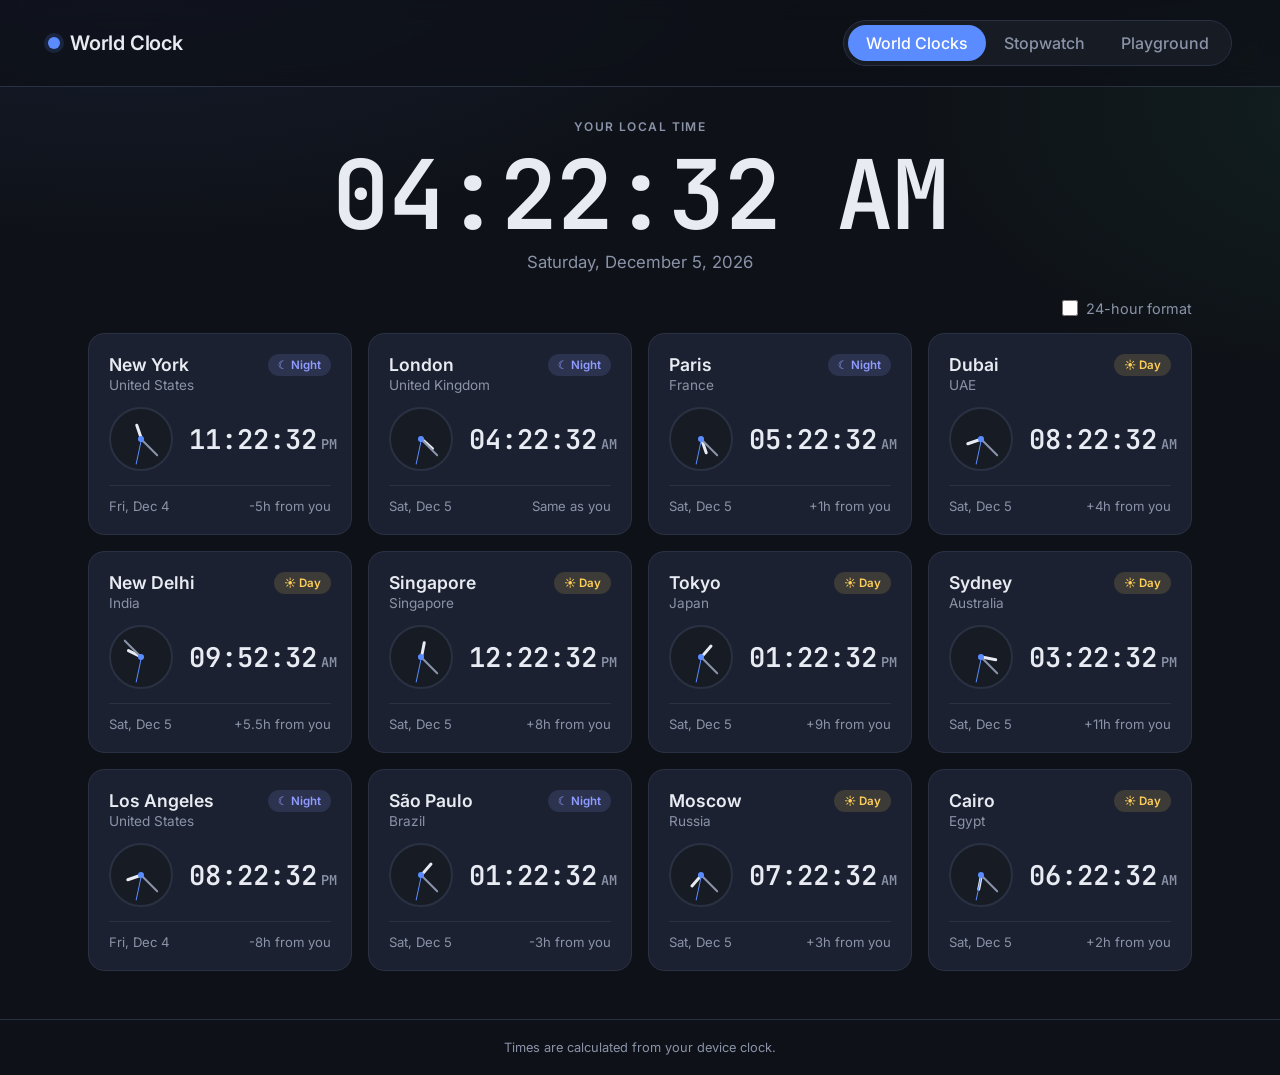
<file: index.html>
<!DOCTYPE html>
<html lang="en">
<head>
  <meta charset="UTF-8" />
  <meta name="viewport" content="width=device-width, initial-scale=1.0" />
  <title>World Clock</title>
  <link rel="preconnect" href="https://fonts.googleapis.com" />
  <link href="https://fonts.googleapis.com/css2?family=Inter:wght@400;500;600&family=JetBrains+Mono:wght@400;600&display=swap" rel="stylesheet" />
  <link rel="stylesheet" href="style.css" />
</head>
<body>
  <header class="site-header">
    <div class="brand">
      <span class="brand-dot"></span>
      <h1>World Clock</h1>
    </div>
    <nav class="tabs" role="tablist">
      <button class="tab active" data-panel="clocks" role="tab">World Clocks</button>
      <button class="tab" data-panel="stopwatch" role="tab">Stopwatch</button>
      <a class="tab" href="playground.html">Playground</a>
    </nav>
  </header>

  <main>
    <!-- ============ WORLD CLOCKS ============ -->
    <section id="clocks" class="panel active">
      <div class="local-hero">
        <p class="label">Your local time</p>
        <p class="hero-time" id="local-time">--:--:--</p>
        <p class="hero-date" id="local-date">—</p>
      </div>

      <div class="toolbar">
        <label class="toggle">
          <input type="checkbox" id="format-toggle" />
          <span>24-hour format</span>
        </label>
      </div>

      <div class="clock-grid" id="clock-grid">
        <!-- Cards are generated by script.js -->
      </div>
    </section>

    <!-- ============ STOPWATCH ============ -->
    <section id="stopwatch" class="panel">
      <div class="stopwatch-card">
        <p class="label">Stopwatch</p>
        <p class="sw-display" id="sw-display">00:00:00<span class="ms">.00</span></p>

        <div class="sw-controls">
          <button class="btn btn-secondary" id="sw-lap" disabled>Lap</button>
          <button class="btn btn-primary" id="sw-start">Start</button>
          <button class="btn btn-secondary" id="sw-reset" disabled>Reset</button>
        </div>

        <div class="laps">
          <div class="laps-head">
            <span>Lap</span>
            <span>Lap time</span>
            <span>Total</span>
          </div>
          <ol class="laps-list" id="laps-list"></ol>
          <p class="laps-empty" id="laps-empty">No laps yet — press <strong>Lap</strong> while running.</p>
        </div>
      </div>
    </section>
  </main>

  <footer class="site-footer">
    Times are calculated from your device clock.
  </footer>

  <script src="script.js"></script>
</body>
</html>
</file>
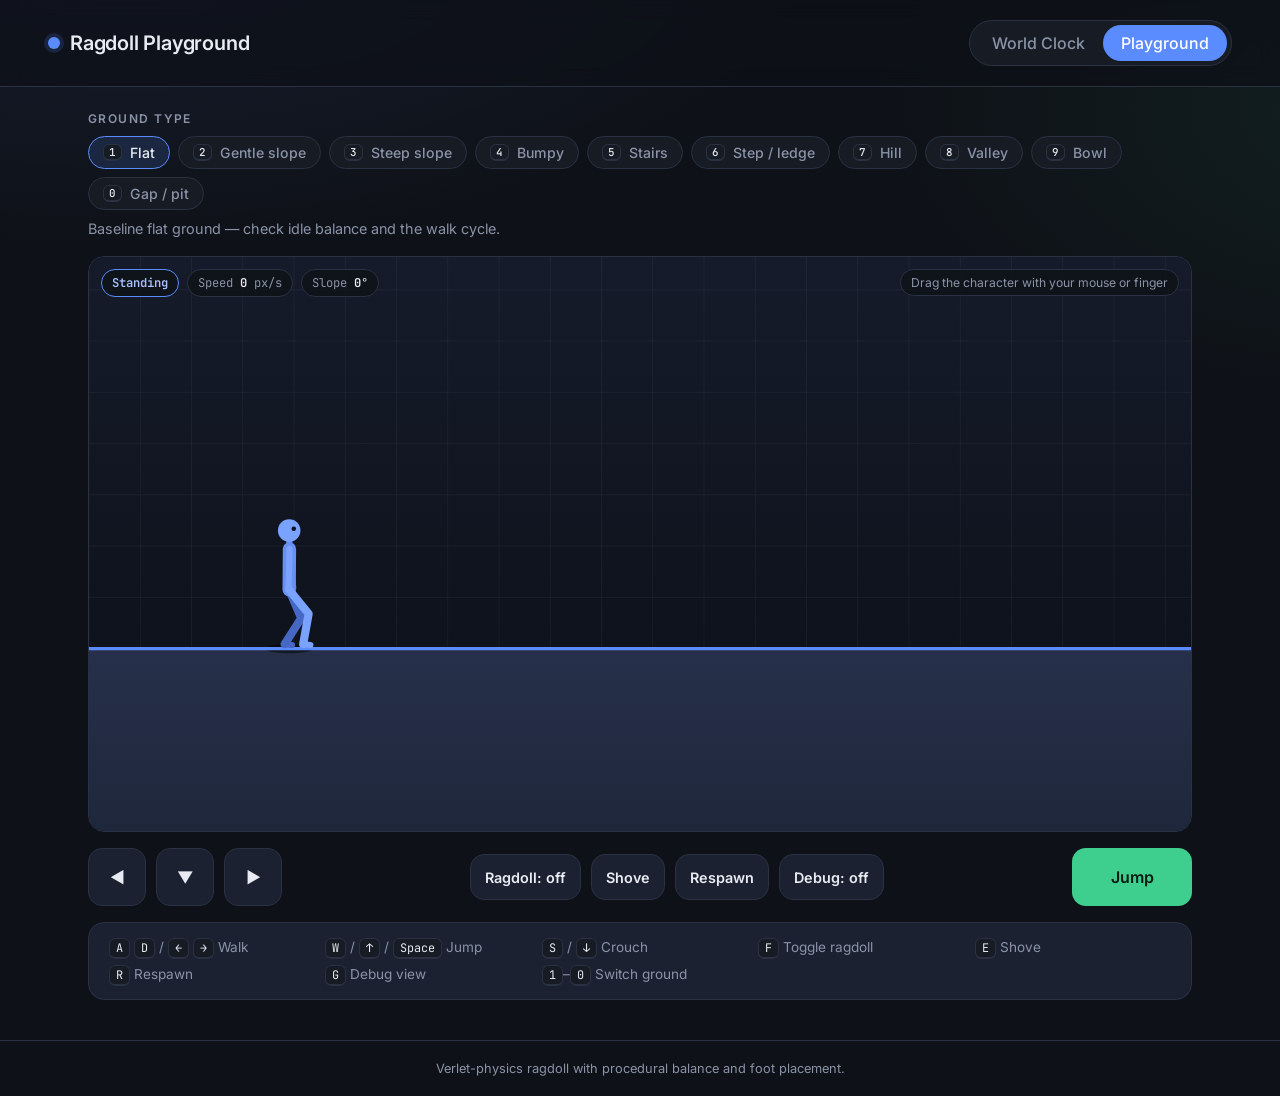
<file: playground.html>
<!DOCTYPE html>
<html lang="en">
<head>
  <meta charset="UTF-8" />
  <meta name="viewport" content="width=device-width, initial-scale=1.0" />
  <title>Ragdoll Playground</title>
  <link rel="preconnect" href="https://fonts.googleapis.com" />
  <link href="https://fonts.googleapis.com/css2?family=Inter:wght@400;500;600&family=JetBrains+Mono:wght@400;600&display=swap" rel="stylesheet" />
  <link rel="stylesheet" href="style.css" />
  <link rel="stylesheet" href="playground.css" />
</head>
<body>
  <header class="site-header">
    <div class="brand">
      <span class="brand-dot"></span>
      <h1>Ragdoll Playground</h1>
    </div>
    <nav class="tabs">
      <a class="tab" href="index.html">World Clock</a>
      <a class="tab active" href="playground.html">Playground</a>
    </nav>
  </header>

  <main class="pg-main">
    <!-- Ground type toggles -->
    <section class="ground-bar">
      <p class="label">Ground type</p>
      <div class="ground-pills" id="ground-pills"><!-- filled by playground.js --></div>
      <p class="ground-desc" id="ground-desc"></p>
    </section>

    <!-- Viewport -->
    <section class="viewport">
      <canvas id="view" aria-label="Ragdoll playground viewport"></canvas>
      <div class="hud">
        <span class="chip" id="hud-state">Standing</span>
        <span>Speed <b id="hud-speed">0</b> px/s</span>
        <span>Slope <b id="hud-slope">0°</b></span>
      </div>
      <div class="drag-tip">Drag the character with your mouse or finger</div>
      <div class="hint" id="hint" hidden>Stuck? Press <kbd>R</kbd> or <b>Respawn</b></div>
    </section>

    <!-- On-screen controller -->
    <section class="controls">
      <div class="pad">
        <button class="ctl" data-hold="left" aria-label="Move left">◀</button>
        <button class="ctl" data-hold="crouch" aria-label="Crouch">▼</button>
        <button class="ctl" data-hold="right" aria-label="Move right">▶</button>
      </div>
      <div class="actions">
        <button class="ctl wide" data-action="ragdoll" id="btn-ragdoll">Ragdoll: off</button>
        <button class="ctl wide" data-action="shove">Shove</button>
        <button class="ctl wide" data-action="reset">Respawn</button>
        <button class="ctl wide" data-action="debug" id="btn-debug">Debug: off</button>
      </div>
      <button class="ctl primary" data-action="jump">Jump</button>
    </section>

    <!-- Keyboard legend -->
    <section class="keys">
      <div><kbd>A</kbd> <kbd>D</kbd> / <kbd>←</kbd> <kbd>→</kbd> Walk</div>
      <div><kbd>W</kbd> / <kbd>↑</kbd> / <kbd>Space</kbd> Jump</div>
      <div><kbd>S</kbd> / <kbd>↓</kbd> Crouch</div>
      <div><kbd>F</kbd> Toggle ragdoll</div>
      <div><kbd>E</kbd> Shove</div>
      <div><kbd>R</kbd> Respawn</div>
      <div><kbd>G</kbd> Debug view</div>
      <div><kbd>1</kbd>–<kbd>0</kbd> Switch ground</div>
    </section>
  </main>

  <footer class="site-footer">
    Verlet-physics ragdoll with procedural balance and foot placement.
  </footer>

  <script src="playground.js"></script>
</body>
</html>
</file>
<file: style.css>
:root {
  --bg: #0e1117;
  --bg-elev: #161b24;
  --card: #1b2130;
  --border: #2a3142;
  --text: #e8ebf2;
  --muted: #8a93a8;
  --accent: #5b8cff;
  --accent-soft: rgba(91, 140, 255, 0.15);
  --good: #3ecf8e;
  --bad: #ff6b6b;
  --day: #ffcf5c;
  --night: #8f9bff;
  --radius: 16px;
  --mono: "JetBrains Mono", ui-monospace, Consolas, monospace;
}

* { box-sizing: border-box; margin: 0; padding: 0; }

body {
  font-family: "Inter", system-ui, -apple-system, Segoe UI, sans-serif;
  background:
    radial-gradient(1200px 600px at 10% -10%, rgba(91, 140, 255, 0.12), transparent 60%),
    radial-gradient(900px 500px at 110% 10%, rgba(62, 207, 142, 0.08), transparent 60%),
    var(--bg);
  color: var(--text);
  min-height: 100vh;
  display: flex;
  flex-direction: column;
}

/* ---------- Header ---------- */
.site-header {
  display: flex;
  align-items: center;
  justify-content: space-between;
  flex-wrap: wrap;
  gap: 16px;
  padding: 20px clamp(16px, 4vw, 48px);
  border-bottom: 1px solid var(--border);
  background: rgba(14, 17, 23, 0.7);
  backdrop-filter: blur(10px);
  position: sticky;
  top: 0;
  z-index: 10;
}

.brand { display: flex; align-items: center; gap: 10px; }
.brand h1 { font-size: 1.25rem; font-weight: 600; letter-spacing: -0.01em; }
.brand-dot {
  width: 12px; height: 12px; border-radius: 50%;
  background: var(--accent);
  box-shadow: 0 0 0 4px var(--accent-soft);
  animation: pulse 2s ease-in-out infinite;
}
@keyframes pulse { 50% { box-shadow: 0 0 0 8px transparent; } }

.tabs {
  display: flex;
  background: var(--bg-elev);
  border: 1px solid var(--border);
  border-radius: 999px;
  padding: 4px;
}
.tab {
  border: 0;
  background: transparent;
  color: var(--muted);
  font: inherit;
  font-weight: 500;
  padding: 8px 18px;
  border-radius: 999px;
  cursor: pointer;
  transition: background 0.2s, color 0.2s;
}
.tab:hover { color: var(--text); }
a.tab { text-decoration: none; display: inline-flex; align-items: center; }
.tab.active { background: var(--accent); color: #fff; }

/* ---------- Layout ---------- */
main {
  flex: 1;
  width: 100%;
  max-width: 1200px;
  margin: 0 auto;
  padding: 32px clamp(16px, 4vw, 48px) 48px;
}

.panel { display: none; animation: fade 0.3s ease; }
.panel.active { display: block; }
@keyframes fade { from { opacity: 0; transform: translateY(6px); } }

.label {
  font-size: 0.75rem;
  text-transform: uppercase;
  letter-spacing: 0.12em;
  color: var(--muted);
  font-weight: 600;
}

/* ---------- Local hero ---------- */
.local-hero { text-align: center; margin-bottom: 28px; }
.hero-time {
  font-family: var(--mono);
  font-size: clamp(3rem, 11vw, 6rem);
  font-weight: 600;
  letter-spacing: -0.02em;
  line-height: 1.1;
  margin: 8px 0 4px;
  font-variant-numeric: tabular-nums;
}
.hero-date { color: var(--muted); font-size: 1.05rem; }

.toolbar { display: flex; justify-content: flex-end; margin-bottom: 16px; }
.toggle {
  display: inline-flex; align-items: center; gap: 8px;
  color: var(--muted); font-size: 0.9rem; cursor: pointer;
}
.toggle input { accent-color: var(--accent); width: 16px; height: 16px; }

/* ---------- Clock cards ---------- */
.clock-grid {
  display: grid;
  grid-template-columns: repeat(auto-fill, minmax(240px, 1fr));
  gap: 16px;
}

.clock-card {
  background: var(--card);
  border: 1px solid var(--border);
  border-radius: var(--radius);
  padding: 20px;
  display: flex;
  flex-direction: column;
  gap: 14px;
  transition: transform 0.2s, border-color 0.2s;
}
.clock-card:hover { transform: translateY(-3px); border-color: var(--accent); }

.card-top { display: flex; justify-content: space-between; align-items: flex-start; gap: 8px; }
.city { font-size: 1.1rem; font-weight: 600; }
.country { color: var(--muted); font-size: 0.85rem; margin-top: 2px; }

.badge {
  font-size: 0.72rem; font-weight: 600;
  padding: 4px 10px; border-radius: 999px;
  white-space: nowrap;
}
.badge.day   { background: rgba(255, 207, 92, 0.15); color: var(--day); }
.badge.night { background: rgba(143, 155, 255, 0.15); color: var(--night); }

.card-body { display: flex; align-items: center; gap: 16px; }

/* Mini analog clock */
.analog {
  position: relative;
  width: 64px; height: 64px;
  flex-shrink: 0;
  border-radius: 50%;
  border: 2px solid var(--border);
  background: var(--bg-elev);
}
.analog::after {
  content: "";
  position: absolute; top: 50%; left: 50%;
  width: 6px; height: 6px; border-radius: 50%;
  background: var(--accent);
  transform: translate(-50%, -50%);
}
.hand {
  position: absolute;
  bottom: 50%; left: 50%;
  transform-origin: bottom center;
  border-radius: 2px;
}
.hand.h { width: 3px; height: 16px; background: var(--text); margin-left: -1.5px; }
.hand.m { width: 2px; height: 24px; background: var(--muted); margin-left: -1px; }
.hand.s { width: 1px; height: 26px; background: var(--accent); margin-left: -0.5px; }

.digital {
  font-family: var(--mono);
  font-size: 1.7rem;
  font-weight: 600;
  font-variant-numeric: tabular-nums;
}
.ampm { font-size: 0.85rem; color: var(--muted); margin-left: 4px; }

.card-foot {
  display: flex; justify-content: space-between;
  color: var(--muted); font-size: 0.82rem;
  border-top: 1px solid var(--border);
  padding-top: 12px;
}

/* ---------- Stopwatch ---------- */
.stopwatch-card {
  max-width: 560px;
  margin: 0 auto;
  background: var(--card);
  border: 1px solid var(--border);
  border-radius: 24px;
  padding: clamp(24px, 5vw, 40px);
  text-align: center;
}

.sw-display {
  font-family: var(--mono);
  font-size: clamp(2.8rem, 12vw, 4.75rem);
  font-weight: 600;
  margin: 12px 0 28px;
  font-variant-numeric: tabular-nums;
  letter-spacing: -0.02em;
}
.sw-display .ms { color: var(--muted); font-size: 0.55em; }
.sw-display.running { color: var(--accent); }

.sw-controls { display: flex; justify-content: center; gap: 12px; flex-wrap: wrap; }

.btn {
  font: inherit; font-weight: 600;
  min-width: 100px;
  padding: 12px 22px;
  border-radius: 999px;
  border: 1px solid transparent;
  cursor: pointer;
  transition: transform 0.1s, background 0.2s, opacity 0.2s;
}
.btn:active:not(:disabled) { transform: scale(0.96); }
.btn:disabled { opacity: 0.4; cursor: not-allowed; }
.btn-primary { background: var(--good); color: #0b1a12; }
.btn-primary.stop { background: var(--bad); color: #fff; }
.btn-secondary { background: var(--bg-elev); color: var(--text); border-color: var(--border); }
.btn-secondary:hover:not(:disabled) { border-color: var(--accent); }

.laps { margin-top: 32px; text-align: left; }
.laps-head, .laps-list li {
  display: grid;
  grid-template-columns: 1fr 1.4fr 1.4fr;
  padding: 10px 12px;
  font-variant-numeric: tabular-nums;
}
.laps-head {
  font-size: 0.75rem; text-transform: uppercase; letter-spacing: 0.1em;
  color: var(--muted); border-bottom: 1px solid var(--border);
}
.laps-list { list-style: none; max-height: 280px; overflow-y: auto; }
.laps-list li { font-family: var(--mono); border-bottom: 1px solid var(--border); }
.laps-list li span:not(:first-child) { text-align: left; }
.laps-list li.fastest { color: var(--good); }
.laps-list li.slowest { color: var(--bad); }
.laps-empty { color: var(--muted); font-size: 0.9rem; padding: 16px 12px; text-align: center; }

/* ---------- Footer ---------- */
.site-footer {
  text-align: center;
  color: var(--muted);
  font-size: 0.8rem;
  padding: 20px;
  border-top: 1px solid var(--border);
}

@media (max-width: 480px) {
  .site-header { justify-content: center; }
  .tab { padding: 8px 14px; }
}
</file>
<file: playground.css>
/* Playground page — builds on the variables and header in style.css */

.pg-main {
  max-width: 1200px;
  width: 100%;
  margin: 0 auto;
  padding: 24px clamp(16px, 4vw, 48px) 40px;
  display: flex;
  flex-direction: column;
  gap: 16px;
}

/* ---------- Ground toggles ---------- */
.ground-pills {
  display: flex;
  flex-wrap: wrap;
  gap: 8px;
  margin-top: 10px;
}
.pill {
  font: inherit;
  font-size: 0.88rem;
  font-weight: 500;
  color: var(--muted);
  background: var(--bg-elev);
  border: 1px solid var(--border);
  border-radius: 999px;
  padding: 7px 14px;
  cursor: pointer;
  display: inline-flex;
  align-items: center;
  gap: 8px;
  transition: border-color 0.2s, color 0.2s, background 0.2s;
}
.pill:hover { color: var(--text); border-color: var(--accent); }
.pill.active {
  background: var(--accent-soft);
  border-color: var(--accent);
  color: var(--text);
}
.pill kbd { font-size: 0.68rem; padding: 0 5px; }
.ground-desc {
  color: var(--muted);
  font-size: 0.9rem;
  margin-top: 10px;
  min-height: 1.4em;
}

/* ---------- Viewport ---------- */
.viewport {
  position: relative;
  width: 100%;
  aspect-ratio: 16 / 9;
  max-height: 64vh;
  border: 1px solid var(--border);
  border-radius: var(--radius);
  overflow: hidden;
  background: #0b0e14;
}
.viewport canvas {
  position: absolute;
  inset: 0;
  width: 100%;
  height: 100%;
  display: block;
  touch-action: none;
  cursor: grab;
}
.viewport canvas.grabbing { cursor: grabbing; }

.hud {
  position: absolute;
  top: 12px;
  left: 12px;
  display: flex;
  flex-wrap: wrap;
  gap: 8px;
  pointer-events: none;
}
.hud span {
  background: rgba(14, 17, 23, 0.78);
  border: 1px solid var(--border);
  padding: 5px 10px;
  border-radius: 999px;
  font-family: var(--mono);
  font-size: 0.76rem;
  color: var(--muted);
}
.hud b { color: var(--text); font-weight: 600; }
.hud .chip { color: var(--text); font-weight: 600; }
.chip.ok    { border-color: var(--accent); color: #a9c1ff; }
.chip.air   { border-color: var(--night); color: var(--night); }
.chip.knock { border-color: var(--day); color: var(--day); }
.chip.limp  { border-color: var(--muted); color: var(--muted); }
.chip.grab  { border-color: var(--good); color: var(--good); }

.drag-tip {
  position: absolute;
  top: 12px;
  right: 12px;
  font-size: 0.76rem;
  color: var(--muted);
  background: rgba(14, 17, 23, 0.78);
  border: 1px solid var(--border);
  padding: 5px 10px;
  border-radius: 999px;
  pointer-events: none;
}
.hint {
  position: absolute;
  bottom: 14px;
  left: 50%;
  transform: translateX(-50%);
  background: rgba(14, 17, 23, 0.85);
  border: 1px solid var(--day);
  color: var(--text);
  padding: 8px 14px;
  border-radius: 999px;
  font-size: 0.85rem;
  pointer-events: none;
  white-space: nowrap;
}
.hint[hidden] { display: none; }

/* ---------- Controller ---------- */
.controls {
  display: grid;
  grid-template-columns: auto 1fr auto;
  align-items: center;
  gap: 16px;
}
.pad, .actions { display: flex; gap: 10px; flex-wrap: wrap; }
.actions { justify-content: center; }

.ctl {
  font: inherit;
  font-weight: 600;
  font-size: 1rem;
  min-width: 58px;
  height: 58px;
  padding: 0 14px;
  border-radius: 14px;
  background: var(--card);
  border: 1px solid var(--border);
  color: var(--text);
  cursor: pointer;
  user-select: none;
  -webkit-user-select: none;
  touch-action: none;
  -webkit-tap-highlight-color: transparent;
  transition: background 0.12s, border-color 0.12s, transform 0.08s;
}
.ctl:hover { border-color: var(--accent); }
.ctl.pressed, .ctl:active { background: var(--accent); border-color: var(--accent); transform: scale(0.97); }
.ctl.wide { font-size: 0.9rem; height: 46px; }
.ctl.on { border-color: var(--accent); color: #a9c1ff; background: var(--accent-soft); }
.ctl.primary {
  background: var(--good);
  color: #0b1a12;
  border-color: transparent;
  min-width: 120px;
}
.ctl.primary:active, .ctl.primary.pressed { background: #2fb57a; }

/* ---------- Key legend ---------- */
.keys {
  display: grid;
  grid-template-columns: repeat(auto-fill, minmax(190px, 1fr));
  gap: 10px 20px;
  color: var(--muted);
  font-size: 0.85rem;
  background: var(--card);
  border: 1px solid var(--border);
  border-radius: var(--radius);
  padding: 16px 20px;
}
kbd {
  font-family: var(--mono);
  font-size: 0.74rem;
  color: var(--text);
  background: var(--bg-elev);
  border: 1px solid var(--border);
  border-bottom-width: 2px;
  border-radius: 6px;
  padding: 1px 6px;
}

@media (max-width: 720px) {
  .viewport { aspect-ratio: 4 / 3; }
  .drag-tip { display: none; }
  .controls { grid-template-columns: 1fr auto; }
  .actions { grid-column: 1 / -1; grid-row: 2; justify-content: flex-start; }
  .pad { flex-wrap: nowrap; gap: 8px; }
  .ctl { height: 60px; min-width: 56px; padding: 0 10px; }
  .ctl.primary { min-width: 96px; }
  .ctl.wide { height: 44px; }
}
</file>
